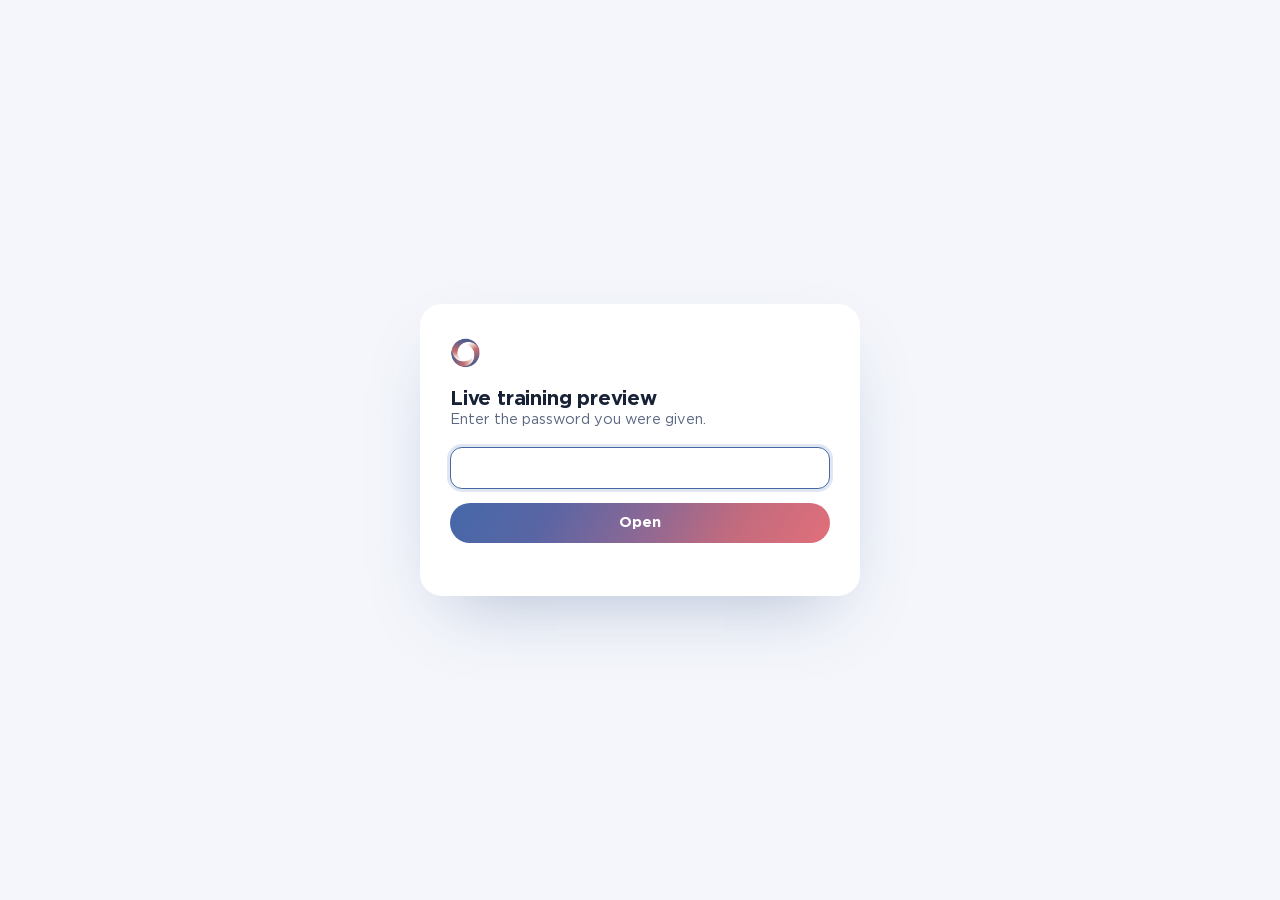
<file: index.html>
<!doctype html>
<html lang="en"><head><meta charset="utf-8"><meta name="viewport" content="width=device-width, initial-scale=1">
<title>Efferon · Live training preview</title>
<style>
  @font-face{font-family:"Gotham Pro";src:url("assets/gothampro.ttf") format("truetype");font-weight:400}
  @font-face{font-family:"Gotham Pro";src:url("assets/gothampro_bold.ttf") format("truetype");font-weight:700}
  body{margin:0;min-height:100vh;display:flex;align-items:center;justify-content:center;background:#f4f6fb;font-family:"Gotham Pro",-apple-system,BlinkMacSystemFont,"Segoe UI",Arial,sans-serif;color:#182236}
  [hidden]{display:none!important}
  #gate{width:min(380px,calc(100% - 32px));background:#fff;border-radius:22px;padding:34px 30px 30px;box-shadow:0 30px 70px -30px rgba(44,74,133,.35)}
  #gate img{height:30px;display:block;margin-bottom:22px}
  #gate h1{font-size:20px;margin:0 0 4px;letter-spacing:-.01em}#gate p{margin:0 0 20px;color:#5a6780;font-size:14.5px}
  #gate input{width:100%;box-sizing:border-box;font:inherit;font-size:16px;border:1px solid rgba(20,27,41,.16);border-radius:12px;padding:12px 14px;outline:0}
  #gate input:focus{border-color:#4568a9;box-shadow:0 0 0 3px rgba(69,104,169,.16)}
  #gate button{margin-top:14px;width:100%;font:inherit;font-weight:700;font-size:15px;color:#fff;border:0;border-radius:999px;padding:13px;cursor:pointer;
    background:linear-gradient(120deg,#4568a9,#5a65a4 26%,#896896 50%,#c26b7e 74%,#e16f7a)}
  #gate .err{color:#c9505f;font-size:13.5px;margin-top:10px;min-height:1em}
  #locked{color:#5a6780;font-size:14px}
</style></head><body>
<form id="gate" hidden autocomplete="off"><img src="assets/efferon-mark.png" alt="Efferon"><h1>Live training preview</h1><p>Enter the password you were given.</p>
<input id="pw" type="password" autocomplete="current-password" aria-label="Password" autofocus><button type="submit">Open</button><div class="err" id="err" role="alert"></div></form>
<div id="locked" hidden>Locked.</div>
<script>
var ENV = {"iter": 200000, "salt": "jDi8ABu0yjt4J4pmG67O4A==", "iv": "icy7CnHv66sJaBbr", "data": "CHHgRZPneuqzhAX/vjXoUnxO0dcBkFTIBLrGJSi7pJXuGcjao4Aw7Guc17gVI0BHOAdyCI8PyFWk7rKiI4Ms2QwAva3ku1MVUlwn4W66DhAOBTyRiSnGcJPyQhD4KmCvGhdBL2Gl6/KG+3vyKpElPyRCNdRXujU9NasZiZ6hKFvAfPX+yDO2uUhj21IsSEWjSIBhXUW0YTzRtyDk+xjbkbndjosF55sbnjbUjaPcDfj2ZqN9cqjRPVax8/jbbzNgQXh81kPv0ole3biGZqx26nOWZAh29ED8MC0FqysPxAk9109E8rbTxYI9Bk8KNLEGpYnFFKqAVEDJ6DZc7C9LxjdfkFX+GAz9ilCWtkbV0OSKfhXCLNRa9/pvrUsc8Zs89DkrsRRrfzUx8TC++YI1cdCLaAiYWvDc7FHj6HD6kN2DWl1Bp4D4sZ+DackuPxnO5PKYLEsh3NCsrTNY6j/JTsUwR0+LKJTXTCbcReR/nKF4Qo5o+8ToH//nsWR6wQQeIsvpF5zD6y86UmO5472A/2LtF0cCpQQZedxZbRcIklYilvBoxjszY/GLv5jE5GBvlDJ3vSDVF3N6l4PVBQn3dIRdfudfiEUnFGCi74p2mH14/ZmmwVKYaYbOSWjj2R7ceNTUnDaZcpOa2ZQUzSfo99qGHCbYBWZN1BhEMQXqU/oKSFcaEMY2b+whMgwBPct3Oee2+pPTjv1JjpiJpVutfxVGLANByaNWlxMG9E/K9q2/vQeM60buTJP42KMiKEe93Pvk8o2L+zjrUnSR4qLbyAcN/Ddo1MJTGI3eTCQXud1yTB6aEA0cOnCnF2ZYHi6ZlhD4WOt3UChE2ahJhmIY17jdkbAW+aPzhdlaUYHUED3M6BVX/+SQfj/War5SpLLOGK4RNvKqoAd/uJ5frdKrIgKMP2UsxljGgJCeuUo00HAiExM7pwzA3Gg6p61SPMlVJIAq5OouVkWmwJdRS2fGnOleYpE7RrFuxmULf+kHWl7fz8j5+xA26dG+aaqwYX0iBjxSromr0/uDhZ1ka4xAysj+VpMLRhFD/oS4cZGcSj/QGK60YJW1JF4Jw3NI/fS/+vnhMZxAh1goQDjNbIEW0IiHscxcb+4pGAt+A8l6bNbJL66zIcAIbp/qIJR3pFYcvvgBrzjwog0MVkUCZvimlwQd2xVeu8YSsRdWQxfHQD3LGzJeZ+uE5seMoYGLI1oskzmLCnS5vAcDoSUsS4TXVQkuXRUUGyzUTwE7PaC+TXazKqEcrDpBue5MBsiPc94oUoVXVwSvwcbMenFJUM/slWbP6tung3Xz+o5u4ON7q8jGYN6mWJgK53MEN4/sMmfhZPBfKlUA+xQG6aA9Qv0J7n0Kj+2UIlZYxhwv1UCXgIwSSLNywGox9QjTPkMEaPdPuu/WOvpLJsCGk3tcdc+edsBQhZzT+jh3EmxOsYoVLW1MzzVHC1rSRN6eTuiQt/mGI7U5E+7IJOmFtb23UcT3XGH55eHvLHM1IJYaEF0UWVGM1jIThM1tvgWhALIHkXAD4wl53ca0yeYcQfa7cULmsxnlcKQj6/XZc7QZlnITE7gGWwBOxrio6i2BpQdmw1aiOqUEDEm3GXn6KvfdqJsnJVZUuezBezZp3KGEtDXFPgAn8xbT3yiYPlks/HGxITjFRACaXfORqWf2ulL/z/BOJCWrD39A7IL7A77N/p2DSw3EUkU5z6twoqr0QIqENcat1Q+5os1UZOQR3f5uikiOIrn/fEUDerw2KZJ2k4f3AyeQxeTJqhkpXfmw/uYD4rq/3nd/Co/iS/z5cQz2cC1wyo41gIcxWs6Y3/[base64]/CZU1ZRiMj9xXtCJrZITGHY6aUjUxAhCr9JBmg/snAkLgj3au4ffxk1LNUZKIBrWt4NqTBpjJfqXO071x5bAhrkGCAmmT74B6F6PjUuUGspRfZ29aj6aWHSERxwJpbQKLE2bUTQ7DqoAymDeJ1uXIBjaXbQv/vos0sMQLjTm+3G0Ct9IR/l/PqC//nJ1W0VDH4m/cL3/2y/+gQ7G9Wk5tJxiVf6X6arjg6B2+LJwjLYXscKC+wig8xjD/PWvKZb3ALEZsJcjbrhHCoEiF5ZrzjkHSTRGsNvGbwwrQ1fO8bHvXBtH4NZ4OamNia+4Romzbiksfonh728lU4c9I2Z3knIt+dCJfYsLxICJczUuLg7dk2uy/fqlKqCDzhxjE6cYeDoFeZHEqrjGGzZbD4VZ4RaFbzLKMV2SDIv9ghUfeI2yRyKItDYSlGLTade1QE14JYnacXTpQcJ+CLL0ayEYvQmtb6BMV4axhItPBAuABlegOiNwzMz6pzXHgViG4xZPSBcb9E7qGZH17J4s078x9d20nENoKR7Y0NeJbUbrLSZHYfDCU+/2NhifF5aNXDzz/2YqPPDF/MHkDzvxg7lnLW75KqvVFEIXHibR0+shAKYfoS1875Bu+WaCkAu8GnRI/KvXr/tmGmvWdppLwjlOeB37rJglmNuAI2QBl9e29znnBqfpepPgYTO5Y2Wv0EEC86nPMRwJlxfM5Ae7V3uCR+jyPyOrsk19XGUw198SueEFQk0C9pH7WJOJ/qLAW5RRB/J4jV25BMMFXjJWT5C1UNZ/OvQN8TlN5fV8JgKWmrSAJ13+XHpd96bgSKOIy3pnGxRYlu+BLFLepWnVI7ZYJUhpJVduGnM2NrfRJ5TANQzZLffN8EhKs3yFGmehXFqeqNebj9+F6vtyhqH/Sj0TByAQ8goy4yozh3FTa2MY9ZeYMNBd3xzBGF1+lO2tJ4MIYct2sSI3EsZMlpAmjuY72W5+6JxU3HfjBP2D2qlE92IOqPLKnPdUMf+Xob4YPLUQCZgTmAYz6B/ka+wFGPHEGFKp9C/LGo3njTcdT67VW/IuGW3HZy3vI3ENomqKPh1lZm49gER2wzTm4nkbuwaCGnLJX/nbitVA8GuEdm5xdolSSde4R1GP52S6L/sOEoEsTova/DtNITSZ/CshPu9+vCGWo0dap4a8ZfS6KtGKXqbkBWiPBsR2C/d4gF77O5tR/C9tRU6WCs6xSWQKw0DVRBR8ZiuRGP5aVuV2rG6Y/vFgvtCQHvWIydSoYSJzcwjMRFK1JvQlOl5EuT0VChF1Pmg7RNFS2MySlQXJrCxYhXaufUzOrXCRvwvTArfj8dXLTYwaPH9XESzCp7XV/0J5YIWcL86O58cFqlQhBlQlRiDz03bTOujWXTtpRQ7HuntQfWmpNnVDsmeSJh3/3LCLfggBMjpEO+qZEnfL5eVTuluj+XbHVCPfkgDBVbGCeMrS4AhRbd6mDrxjpxvmEtFEpJr0TR94dgIU/X7+fRI7taPjfgKxV8RVAPdp7/RsXHgu0tiVxuVgQO1QDJNW+ApMFBTiddF/sS+fqHY5HWRGRgZYV4JpjhDR7Czk5ky+FpBXZuHwM2QM/abETUAHp0t6/82/+SZYVGrvTUFYLD4IYiS0zt5bOz0G+58HzHAHcsucspf+aI+UEzAosQNYgBctznPMm7gU1iCOndesocGPNTtOBvpue0U2uy48b8ioF4oqkPNN3eUqlGi4rPcifnRrkbtsRl2BmEcM31crrh26JLViX/RYVr8x7oJT+Wj+cS6xv+tjGO5ik5fm9vmFjLX4dxZYCqsHMvDx95qUYQp/++7QwMIdw4xNBB8WXecbMWcan1zvcP9tt5Qu2mh/DkRhIOGlnfrcX99cgm82f5Qw5dRzuepCeT3GqoMQy00nxmWXI8EBrtHpK5oORP0GuP5qufOK+DwWn1J1Gn6/MYIyYyNqtzWT22G78l1T4rD9k7DthvSal3zepPzWf9TliL5W4bWmyZ69a17VfXa9LlveIBRoU4WkhcQplp+Hm8obKJYrBMW7HaDoPBsoE0ZoiphConopgKAx+2h2dK6l62XVKmBaW77VH2Vr4ZmesrqGI5JRtjZZvQ6nCaBfgImbyIToWYuf9+Yf3Fu/6ZPWCBwLtPKGOCEgaGdl+AwDqFG3SUDc96pZ1bua1i1cTPDYJizbjdmc/fQqkl4uEpSphsfx5DtZYC6/b42u7r/NR+vWC+ZNsIe1voeuwOcqykE3A0qBsHE6GG6YsX0/E7/j2eTJicI1NfTjxLb8sWxjHGvi+LwktAxMPvwlbYPkTI7WvUyjTNzUYxk+qQymQMPpcwbIxWxWGRb3gkZhYgZdoFYmj7+kk89z6gW0zP0HezQ4Z7r6T70nbfqABJirg+/E6I5KwlxkOep2zYZWjsv8jZqqkmjuv6fIZvR4M4ZT0hhJWtbsOLPKXXaL2yKP2OMn5bkmrlLs30V25tScdZumx/hYSrWARXcxZwLo9Dx5EVQPXMJzxUHOqODNZEo/c1SKPc4CgqmO4Cyx5Lvo8FD/ueK1xkN26J0Def1VjyUc5K9S65s2ZqHsZhk9aWiWGe8183+hjSoC/u1hAmWCxuCpHMVn4y7fWICZwOLZiogxKIsQ0+kWzAcPdrmFwi2sH3mxDB7ADL5AVwYrdr7Wzh0sFaOVVdvWW8URMJDwN0VffsGZlz7NEUqs48l+2/7VhBAlNZHLc1QZ+1qWYkqkH+aUjETsES6ZjxVsu/zeK06eHI966193XzbxSvoolSTrj8PlNXTs1vZjHvZ761yqV/jN8iFQ3dU/h2qXnk1/31uASamqHU1LZQlxAp1MgZapF2EysSwhoOg9qwLo3rVYf8fn45UZ2q7HppKQJwTe73PlHjbRocc8qCXgzMgYWzgYNuLuqNCt0tLJiZhxpOKqkwZhmhK7Q3+d80SqKFR9ageCdDStLHVzxKWxpYQQaSduRP8DZVarrkYu7OfkxB2uuOrqp5jwBpXP5dzsY/buJVFy4CoJWAqfmML4cAoBCDcdL2Xs9b/qCBZsV9CFJcE7j5CBGzwcMeD9ZByb9skrks/kZLrxm1eZF0YmEU11I9+YFxsw+rpTLO6mTx+VwLsKQKacSIq5kkYk6svo30DBl2Ea9FFsvByZghYhJiA2HFVQFw7YRn4suX1z8BAvvCcooMwY1nZG2fJrYtHMG432pvfvSe/1vSzJlIpoAFUk9wkfe16Q+eiWh+na0Q1RW+BRWXEbOJ9h7EjVbfQImHi1wbGZMnCcuy2x6l1n9E+O1qp5EseRg0UyCShtkKY35wfxUlfoJ/fX7dMcF0OdjYjtWHR4ugXD/fcUbb9RhO7eCzkL3Z5SeDrEaGjRtbZm5QQTwIK6XC9MCjsCzjeBkCrSOJsTgpTxt4LHSB0AdM7/qlXZEr4CI6QBfd9RDrV0taFEKrTpaZKoISiHMN9DYai117HGc1KOO8kH48s9LCGytt61LlfEi9Zq87EGdR3DUVeuZjBWqnlaP0RKiZPbdWqp7MDXAWFqNm2UBai/yc9B9krFehPQn/mifVm0Me/s2R66N1OU76azdLP/NwjXCpRNA3rpE9Nn+ySgRIlEfArLdyHxEmSe5y/529/o1JCNlS1ezMxE3JBGzQc+JtzsuqxwEdL3QifC8jPBmsXSel8OfZIStDuMvVf5e8yEQfHkL7tr1K9L5u7bPMY9SBrGXL/i6KYY/47V8MLHyL8PIhfptnoAc4fSCvOgV+/DBTcdZE5KA3UNw2FzAZuaB2lAPEwMkK1UPaEBwnLxyPP83PM+2pr0W5wwVyIA3zrQcJTW7gqlyDEX3jEh/TM8nrIeHgkhM5Db8TEkn9iikyYy/xx32zhyp2EAuUfCFZAov67YaObjVn1wqDq+aukr9jjXs2vtGT9rvco+lo+cgem4dQF/9ALgmmDNuq5sdTZ34yRPCge7hbG482s9ZoaXNZ0/cGFVIQ1Xsft7jIB3c/TdjXIA4Gi1kHSMsJtFHlVABt6giXhIRwb8nQ8ilwevsQzYFIQnURy23Ms+NeADspoUumwBO3hsThHnaOX5V9yfykyvCIpO6tjjSk/MWGA0E4qrbFFj3uTAXDi0WbrcMnmEk9KUu9YKuKduvwcZtfNpaKnFMxp+hFRvhyE8XewvOBtdiokO4V1Jw3UH/HAIHkv1BbTZSJfUhw7kot68P0AWNM+mO5vYMxCBfUrr/r9j8APQ2wfMqVEMJ7Kh/X4/VBOCHNrHwf0MVvZkptKdNQaIcxvbJGbOgtEb65xTzVCj9uydrD1sCQJW1p6WqDVSpwJhEVElfG/JEgz55w+xxwJ5YfTTbcwi0LnxinDjWneh7Ncx/KEjsoLJ6MOnPW2jgSRnKZbAzAtcIQC5MQCEMtNsOYORn7kvg+6gzHaAF0nQdEsuHH9mTCfIU9sjyd6HjBJKOUfELN+npneVupxIyK3gsCCHrWGXBRrQWZxl0bdvt7ev/8kB/gya/XPp1cVytemLi83F4KzB6nl9CAke/5V2cWIl0N6rAdpWrS+gkcqirEmEJ265KCWLOlKltUxIS6JqfS5HuybQU6I9tlBcAcKRvGJlmMLNOg83JrD+5h02x/2hOG+mFpDQB8aApTjnZZ1WwxhGCE5npe/JpaHJ9I79Cp//7GHm9zjsE+R1qBXgHlRRB9XaQszCXqq9UyQYO3TdjON+0zsjiDR/+hamUArUHv0FXWLUYRxuaUvZkAG2zSSe5aQZwj6LkYVxs77rijwClamDkyQVixTI0EbiR0TOXNxxv8xFduCh/r2ZBMqh30D6d6NjueKlVJU7z1eoagzmnfkAKIi4i+TjNlq9EMthhVA1fsAbJaMfhN5wzmVmJDhqqa+xIbpYpkbk5N2MwjxB6U/CZJiXFHgGAnCqwtYZHGW2c6bTFvBD/VG5aqZfDaaoe90MFqCpPfJpgE0lC5ysmM9nb4JQrCgpGUzBOxgmBo4PRUsy6WIRuo/DGQsHfTLuo1U81FIET5oMwXJ1QZk52T+u1pD5hZLbVR8ZKLTVggAug+jjBcNwni5UmofYC1h1p/tSE390a9nNKLIcPA2Ko5jg78T9ovZwVfqzHyV4c1I/bS0LzQ7vZhHndQfWkDm5qwlK4lsUBa3Qw50rEpPwlWM7iiJaYxcbiH0IBmSTOcxuckY0wJexOxRqCvLSsZiCUsXtQla2ZRy0aOKZHNxOxECcNYkesWbvHFTpWaeQiYD6jheqw+B+XHQoJB+asr4Fk26g6EAr8fmX/muBfQhbUc/m6J2QX8hgCkDVWaVpI5jTE2FraTSr7IbiYfb0U0xNXaojAg8fcWI9XXokmMR+b10cPnwnEsisO+n5/WrBpAScjPJ1ONIeDzz1ZOuWAo5+f6MtWwEtSqOZvEkesPf/0+X1XLKfbxlavMXPVthi9O4SIkhj51BKgLlvIa4UgIypQcuSNtQOIrjWRvsiArZr8sQknyOtvAYvgMM5GI2scblLBj6QGNAw9uC3HbjE2c1JHxUcmoyy7EPYY7ZVAdodsrSfST2mDpk9GfTxAxfLCD6j/eq99yUawOA4BsUsFtAHJhj00mGNQonxCSbgoIQyUQ+2x6LdjkEkAmHre/pX/DmIQUEceAx5Lf6xW1iCM9b2u1/l1s/A407cmFsWBhzi/IvDgR9y2Sk/ncDrsky0mdcdLakBtQ1YQEG+nL7Kx376r+jBc7K7tOlnHCKX4JcFu5jWxEv3IApFB8sk2XZjTNMlsfeXRJo5bxgSk6nvDIjewga69whasxBGm0yNgptGUNrR21pMmBuiv/VptnebRZoNtmNrgsWx2AyqazQTnGge2z0uIZ5QzdS5AJzCxYGyoeCrHJAfkPfd+CNgZ/CqGPRBbMEdKHxeUeiv0OZS6jv16SDSDzfh8UFzb/2FkTKOjj9CHm7u4N+Z6sy7XIsND38E8QPyjVkfNnJ3a5DR+hAUv6pGHprTtI1C/YxOytIxV7QN4a8w9cHEz8GHWzyQZhrh5z3ETmgJ8G/dBF3VY2Aatcdzs3aFZzfGsrQEPvkGTch3TIenVi1TKtDI0U9llD/hrA5h82mzRuRS/dk8/6SHo+ZfS3LbW2+h44cv/qcKk60ALI1VbGzKbIWq2Eg2DSpcVu0o9Ij/B42sJovPaUIdHbRj05XC1BFwZU1U40kXd6eY76Ne6FpbsQ3ym5X2Drx4s/[base64]/zjoOs9fgQSC62L3+0TTwzqDVrM8iSvUU8Dt1fh2AQg4n8yNpr3Jaj53BRFeg3FCvEtQ+NOXk49vAG0EwF3yXZS1vI+peNxYAxcBvHZvHpGeVH+MopSSFNAqC1A6/L/Vxd1kVfxmWrrTiaQyfdVbHJOYNS6vL7g6vIgFzE+j5fpfC1KJqluC06EWsKdwVrx4gbUPPph3ZV6JcdCkE4huLsWwypz3JNybhaKSCJdw1+ImLEyerG2r11uN4wMXXFpfA5wJDNNjyU+mUikryY1BrC0AN/Tvh1csbbD5Pyolbvv74iR99JbZ6+roV59OPtBr8s5W/64MA4WG0BKODas7VS+Q1IRdi+khFRptoRtBNM5xHi70CiDaPIgIcbDn3OHQU4YmsiMLMy+SekYVByCUCsauLUdvBdEgqOEFMeNoiRGRqcjsZAzmV9CwqcCORLR11F7J6DQAkX8ImEsKK2QwTQbH/+cH78XHwl1+HAhHULbcw3+9EIHHfxBofzJtTam5ZhzZMViiRCdy9U0gEP4KqyWY5twP6vXfiWZpdH/0WRunYX6NPtUEXSV77PxB1PI6ikLjPAY7bnLTcdL9cl3oDh+BJsuAkZ1Wy0MF/H0YRDroay/0ENEKJi1XsQmlPOWRyRFJ19jItoifb5MhDT6h1S/XjQggcr++o/+H+o+UWlcKNZocVQnktgTW/9fRgosU6G4qypwSlt5XSf9n8UeiObAo5lA7p4rKPUy0L6xUHbJvk6W3CprHAl0UM+GAIFdu3yyzOsDMNo3Q1b/wMws+H+oRTGGx0tIwaCLJEjtlQBwEguFEc+7ayHZAQt+wIHZXeCXaFuLgnpQBX18+gcVjSvWHvjTm+0xHK0kGuR3SS2SSCWnWbaPrgpqpKycDGt96fejdnGDGQ/n/9vlALJUj+sQmi0CfXgYOu7UoP9HCQAqUd4B5AMNQW1tKFkvEWRpeNmZg9+rpLOW2oPNGI97FIbws+v//bRycOA7wcH0ObPjUS5xFDTdnaUBfmAdSTCDL+IhnbNrs+fD8oROKVboHkVQp+IxG8EWz8ktLPDw4KFYntydieSQ0ZvRV4h/FM5uuoOIKNj13EtW76L6NE99lKjjKoWxVemvBWcB7Uliw3vfawxX4TehF0Uv2OqmXWfH+n0GS7YMtbsrYstb5dOIauhi5ddhcOr0Ku9vFWUzMUmXByc3pRpc6a8Xbijq2CbfVa5uEhgZ8bd9j26IW0rmlkyJKJ0PKz91jav538/pjBg4l2pR5jK8pEkpXAIc6acsHxQp/fvSWKBM++STojPZiHlWpWM5cmTA8FbuYry2x3cOoK1gq2rBRcGF2EmvCjz1E7z2rVRKVSwLHBoR6Wd2LOJ5ujC539q0riXa071UEbtEtN4BccGh1Y+viA8zksxTA0N+ueiJLVIP78x3qIeR5/Sh272iuAAg5u+H2pgYJPnv8NzkgO+ySH/9KCBV2W6Eoaq0m8hZL/ULRpr+DXcO4y77As4MMCs4xJEBQf/G/VOClI1LSSxjZli6rHcLO4nsqHYkviQQRB79wuz8FikTFOxhmq3uQaYXU0TSFK6K3WZOi9khAWnznwFlmaWQMD3bC1R6G0Rpja/9bEB1Ijs6uOM9eiSXxpa1//jdkzlRCi2i/BL1MmZaKeUO+s/2VhOkwuqzLlq6DRGqF4UqHP/1lveqwZlI4jf0AGl6ucVdMiNORUJfu3t8D3jXVqabwaU5mTK3BxLyAwIfNVuEJ2fL4w8fL4qr2ks4Ok5Ssvsf7nSTKESEqzKIWcZRZfEQGGZhE2oMCGcYBkQ1+RYqb9cZnSIVa+V8A0WOZ3NlF33H9Enr4tyjw5LEyFtm38KTFdjOv8/Jeg3z0/[base64]/XXh1GCZKbrU6iIpUXJc74uFpracjWRofoM0nmzz01sD1BMgvw9m6TuXYA2PQEyLj1Qfr/4Hh8bonJmCbXb+HQHL+n2Mo/rio2bYCL4qpn7o3+iOSqE2oUKx3d9r+BZKAEZfXchcoYuxCHVKyZBw/Y/Z3j61VmRglAlCg0leusqEga6X6G6KIGfHlNVWlH4Gi5bwfvyj4zSSL6h4xSW31pGibI8kqHUqmhzEmdZw8DUvSnOy881xigntrSd82QC1bW/vpONSoMLO6gUlzIv9XxmcjGx/3NzBlJSuv7K3mAoiL/Ew6Urxwii6KIplwWc4rpPRXoDYj8NhiGZPYBJNoHYw/hIfDIxJmmo3ZBWA47+TaXzh32yfE/yHaR2bPho+2p9oaZU/C/kYtV64p09Ao5yZUEcYcjS52VCaxNQJrayiwFryO7vPR4BpibU0iPAfTxFGbPT2Epg2sBnS+K/RDQa2r6UiNlCMIY8K0n1XnUGuZX7rBrvNSxJC/[base64]/36yuL3JKNmE757NJAhZmWrgZ+uF4KaFdWPssl9kIXgeZulEqMCzhvV+fiYepwN/v7HtgmmJyInJEI+zVNHsq1pgsB0NrJ2IFEQGk1bLNeDYq6wccrInZ36pnvlwUyopu0t3NW2Psupec9MphwX9FbwR4NaGXn+0rceRep+5ALL3VxQKDp/aNWvs60dsuWquPaEm7zd6RQG+jHkEfS6DEQuPIzfQ/V0C9BY4Xn1g0sDsp3fFDzvARepzChtrzFVfodoP4RQgRvmxt9YzbxIvdm9n0Vd9edDfpobeW8j+6aN/gVw5BeiTAEIktjEDXeJtDVRJPf1Z46iuH04Grqt5YM7p+OoM38wLmtbvaCzVixnDWu1ozCVSbQ0NRwDBO1jG5QCCk611CMEtP6OSIPX4eBoLO5xZvKCoBVuw3a4hzoT/WwtpBUfi4758m2uodrJMwvzonCTmNArnTvJGwvmxmHAA79xOU7rWtqj6FfY2OQUz0RjVaE6OjyWNxqzW3vheL5xoD6H+BbVhbkbtXQHedCUTlMQyYak/yw6zpNVmjtNCf6XLsvSKt5loY4KwPw7XiSig9iQXWIt8Wn0RI6I/OBqFhiHJBHRW09j7abTtK7FdfLWSJ09Zvs+IY5D2OxKs96jRz98Vzq9kRucT9fbYVboWvvU5oLAu9xP/4ELoQULjufFbL95UDVtGG/o0Nh1aA5aDZKo5yeV2cV494QGl0HWsXmkpnVwomfRTFRrVh/rJbr8qT44dYikuRm6FesyZyARZc4P/umjk0v0iszuUVpEZNxPjfxRWth4gMU/TFZeOUbPH6VBDUOo1IM3Oj086t2gYmQhLvmnpxKtPhkbzla7IW7Id19vW9ikfhSVmxxqUPvIG9v2eFQyyWWFW0+YNq2AsOhsnR70Yuh+hMYfpTpxMTHE90EZh8zr/uVqCNZhJjon4kdDYGTPvbDJWQmlB69KamduC9KJGYYtx6eSAVuAZblIm/zoyV8f/0fGA/q+FhHBUbnlFIisnzZ+Qe0Fc9qDfrr7ytAZpJoOFc0tCB/Dof60DRMO08KVDnjxzwj6QUZVjqwnZzRSY84PHLppuxXyAKoU0fWMMIt6xjf4gYD/jNMqP+COtU8V0G3qimWFtRRhGpGyQhLkhX8iWJlrR9xdu0U1obUzmSV9o3bn4wfsBAK3920Ak0T+7uB7b5098E5F2B83TEmDiPKMEWOCF2oPgol2cuuFAn48JlnX9rRNJnOCLDJlZ1/GogjvYakh78J2RBfLGClfTNPpBWnmUQu38zITNtIahA4md1U0Ez8kSD0MPe3hdwQ8Qk+271Mp0112mFrhz0bv6Dr9n8ILReFLB7a1TDbDfYsuFN/S6l9PLRWrN479TnmcQw09ZQTw+Q3j9Io/JpBQs0ivnjIrUUj9ruH9sEg309r/yehJQcxegGMXlJvlIDEvls1mf7C3IDX2Y3BeNXsO3nleuVglqWlC+o0pYOQuUN25dOd5tdLt/gC6AsTfol2S89OzTBfQJC0q1YXLqp+ZxZEBGagZg4b2pYBt3Br4g96Dbku6MrSJlobJ95ZoLNKmv2xPlHRYwnJ49ZLRpGnh7viZG5/oUyci08nbv2Ox8nYMWvc17h2Y0sE6SmIXsr5k6jOFhATnx/vc+JPXPBa8/aoHz/Jp0OgAi5r6V/A2cLVDvjMZmXT5OPjofKWZawLaf2vNNgbFyBMV5OQUwq1XJM76cPeDpuMZQrdbOhP8iSYJGLZR/2ylpuRZB5Cl6hOsDSnHIhv60sEebZHSLZP2dfEtjAgG5SHdUPkvUGlc8rKln6ouyWjLiX9XOlZ4AA9nL29/aSzN88J1uYlCxcgjvxC9+u11fh8XNrSuvXL0R1I5FcEIiP/FF564DU3CiGV5BB2nurfRy2CC2UZFHWZSPO5kPvHoJA7OTllN6k4Xdft7DxYvA3S1+rBzn2xVwaulQUk7a0cdQzf4c01XEWRJUUnHxK3V5Knu8NT1gcg8JLOyhcZVVqGwZ35DcZ7o1SMwAj9QIbv6WImGU7bpT+uYms/dLvnazxGN+UjS+5VSIwMPIOGNynIT8fM4y/qpaOoq90YjcO3I2v798C41VmiyIoPZJrIe0f5rCs97bf6dCrH2onFH9fxkcMf2wAbfWJinI8CZ0FqxZe2sMeZnWep2et1cfk9fjEm2oreflyVSGlW3yzqkRNqVcEfrFFBMin/uxmzByX6Abz8yMv8pYnamQzL+AwB72cQ0qT7rz4DJmMAS2rEo2V3PqitYgLQ9vf1pa+WsjqOmTg84iAEOhhI/IgS+QK6EYFfBPd7ZwdNF27P8FwaxBWyC8q+aAC3WlGlaT+Q3AaVk7mwaprP2P59PNUja20VJNIwysFfZ2Qu5R6o6O9+lWebK9VHUfcxDb52maDH+7pPZg08l7yEOJdLHgz5GHG8C3Xoefldha/2Fy4oe7tKaaNrAEWvkgFifXHXFrrB+Tpx8Qv12hecB5anwsFU2w3RxLuWEItzWiMEug3Vz1p1GV166AevUDXXH6sZenU0SSbQ4aroDAfozCFq3+9Wz/lq7BKF1rQc5Y5vEGdtult4t0wv4znaB/bb1tKRTQnL4NiSSZIAhtMNr5CuZh5wzIdBeFO4A+ktcjpErSxxjDgJK0wqsRGgvD07c4nT4Tk3O5MTjVfWKzahU8g1vqv4vOBMY5Ehqd3W/wWLsMDSr7cHOpMesq+dxgj7KRote5/OyyXZNrRCr4tA6UpYv2AMwv17+sQBL6ipcEQskteHujgSjjhY+K9v/iQlxNNyzZH5gYNDJNE/dJIYCHVPkaC1y4l8cZuK5lWSejQF/Pal2q5YEZTr7Iv32lcJakdyO9ZeTCyluzlu//tFGQ62bvLTl/KlZoXyhU2NhRgQlb2tht69AOA86E66PgLbPsR0n16alZPweXx5y1fbIxK1+lBe9GeqzDlv9FQ2n7uDvxjYtFIxqvOtCw2oBEqmzOLEkVS2aU1Zb6wHQBS/jrAModhGa0SOcw6vO9gfE/GhzmZQgk9Ku2Aam++qmJq+EfWT6jiuzM52zneWAT2HXo5sECQpCLwHjN7iKYykFDB4XKiIwJEBYSqNnl8lvXJpvZnWUYP54o8Rr/nwbZr3Y3boYEiIE87rlPlzPniqFsHy2MCqgRoxsdGZuHemk0gPZbG8PJoYU/xroh/ujZXV68aPFGoS3+1cwvPbQQdjz9ZX93NO9rFN1zazSFUHoj75AQ7fHTEBt1KAC1gCw3B2iIjtzkbH4v9RNMadzg9vYsOlVDk2xZoQ/v1E74jaakdxKrhCs5+91zi4ZFh8k5ekTYAV2gJusNT9dNVnXAArTmPVfvTfEzarO98DC5NQl4gYZJ7rjUJAa9d+OSoPwzKHMimPIreXSlN6Pyk+bigwvpAhJOQ6cmB+IcCNTiT3pvn8AOBRuVYzgKZbiFyX3/tRZO4RFiSlAT/h5PrdccuwhL7tcCAWK8opbJHS90ZYg9KEMp3qraFi8MeG+XsMVweOMd6zUS5Li23qT2zBbDhebYrQxW67/cMT1zevQS1sQNjpEjgTAxAYucBlvEGdSTWFJwX7ztymaDxtR6o4UdayL7N1fhyoLh2sFqSM/7jdyrG9Csq1bFILnkYLfNv1qFUi77M49thPFCp9NV1l8rlv3TLrVETrXA6Tsbq5/NkJuuO/kUBVARF9E58N9Ll5dLHgotHDb3yRQ3bNfE5d1AjmrEEuR4CsrRD6PvcLLFD3QEmG91vRDtZx6+OgSU2lISLv6yEeuKTRXe3tJyPfXLxBrOyJez/Zsw4Nk+X0ktK5r9XWzbk1dxuVqxkwdIwbgrVyMgK5T6+zJE9wo7VTcsy4l/JEGAcVe0pfA6XJwmrC2Dvb37Ww+RuR1Bhp3VRzJL47/szR38WdNwrS5cRUUsJVFBIfdDtxrUL65r22dXujF2/vDiswuPI31UEsclHXmCLftINGJE2q0Cdb9zy9P1M8jThoMsNhBcG2dGKg+axuC6jv9lDv3q3OJxmDALbvO2ijuKRRn9WdVpLVJLP8hwXAEEhkoSOcnwkm9pg/ZpJcfHlIJxBwSitsM1/ZFGAlW11fSQvZ0kJfSNQdoEmLpWLoov0uktGr8u1wf/2voknLMdrIrugQgdCyMYTKHXHg6Gi1OTbV/29UjAxW7EKvxLuHHtq9ohaBbeBxR5oEvjaK4kxZrxh0ztlUZ3xXBe7RBfdFzzciCNfzos8t9tj8SpSCmPyGrCZll9v4gJ0hZhyt5d9Jvw63o+lKBfoaU7TS2qwSBobzaqWKX9okxuBEZH6PHC5yS0Fs/LwQgKlckpHbvGkstxxjf+w+8Jpt6CiL8/dpdz4ts96HS/87MLOA01eODbvSBaj/cDN8hB7iexg7o+NwOkE0c0mNH/9APNxSR8iouoXdS5Tl6L6XS8U4+GLQ/Vu+gUceG9CbmnWZuHfFXfPGoR5AFKXElsTfbzIkhEaLgn/QOv3+9U1RcpdacmwKjNiHRbOKe5rvs/rEH3JOAf7O8W7oBbV8UmN/UnmlQfSTd3Wg4sdkFb+/21YIkrVQl6XOj3vkgh97c8/aHh0orPPDtLhImE17TVp15xPXVt/[base64]/nrUDbVRflS3cjpZDB7dB65SHVqr0WKx4fuYck/j8jBKDfblAA50EO3KIvOjVmOzhn/nP/rTGPWNc7pkGEQLfVQF31f+OY1sMPARX5+giOYNObbotff8V4BiwPElzh2lw03R3z4rg+t2QQ2pjCM3RebBaOxpn2IQAraoNZyBuZWM4xffDOiUZirqJKZ4m4AuXO54Ed7fAO9xryRbQD+qEtySEEnT2EqFWj/HvaTpVr9IV+o4UHolMblw7V8hygwpg9a6HuhBG9h6vLxY38XQSLjivelntFNyUpzgah0jbAw0Fj7bhyMhWcvwFGgxyFvITReLa8mm9VAsVRz4ND+n+qxJ0MrizL0Gkszj4T1DCFOU5d5JI1YBxQE6yBf/gFunmoDKbXLNuCda+YwsiUkQhhV3EzAvDSnMAuBl3ExFyBU0ytyFualsAorU7lMBI0i9fDYugKI2lXlk94CACzZlU11tdXwTFgagzqOByGsKvxuJarkrVGsolA4T9scnE7i+TihuF60i2hBPE/iovUmIUeJL4zvf3+4n7fohGJnZyz6dbwP4Br0J076XYSUGrRo8d24W/V8m2zKYfCWam7nq6Hi+0tTI/I7hyQv5OJ7AgQc0G9pjg4vE1TXZMdaaMyAerKKbTKU70jpCTed8zwprG0hav1x+0R50YnrJiKbGjyVOrt2C6GTczZCLy6K2Crjn8NJgZk5xjLrLXLfaw5zlOxm/LapdqJv24Hvl/[base64]/TXcKFtld85jnzX7hkDLsE/bPooRbJzvPb1TO0DiFDjfBJ4rlp46MBCKNChhGmAyrvODsUHWr4+W4ynJ6AvJ7rykRA9obi/i60kcE8yPnuSUePaezA50VBRR6qyzv7sQEWVJWRGsPwYe7l+3Qs937EmUOwtOsnRK5zlsqUSKCYj5XH2KbR1hczYfTiyEk8s2KEFLIFQYmfF7AoJE6rlTFcjVPKbiXBR2rXChrvGzDw5TsiOxAzkTUcSycG6P6J8b0bIejxn1DQOpjl5uk9gDTIEoAi1H+c44/8Mj15FaET9A2giFYg8sRulBFHUjIGUcNjbboRI/[base64]//QXwBOE6pH+nzdgazaHyas8q39clA91gB/aKc2m7pCUGpQhPHwHvfeUHLL/3/c3TJUfmjboPYQp/9tXvrBTAOr8+Y53LZl0EdwajLYpdurkZe2sFlYs/g+KCt1qsGvqyxVsstLKC/SQEBANA5zifq4WvGzkn0wgi4P5EZkwEvVq3bgjiZKb0hPEeH2pIiO5ieDLXXePP/QH+TAGc141YNs9rko7MFIoMIBMjS1Gkx2zOlh2tHIDoFGG2P3stTl4koXQUEvWCjD1Rg0jkcVk10246GnwBUwsKoHqieraxEo8UYuqt3ZUaHizDybXMe/FGP8I1o7Qf9aosWX7kit/Tun+58RfNTSMR823GwJykDQVVrf/8HSflF3AY3Fm6uWcZjOCLCqKsenExmCjWzMRC4BssohD+qadk+T/wxSvNJdrd1uvPc/y1aBDb38WZd9ova7kS6g8wEMOwudgxJH5WQcbXVEQfDKkV/i0J1R+X57ms62rviTybcgvvZSOmwqUuhPG4egkW9pRA30ZI43ViavlbN46V30mIdB6wad7ahm1wzlvqgT+ZZu689U1u/4ZF6TF5orkDyzHBKmJStEEj6RnDYfLc0bi3PUorPLL/uk+UrPnixItsnmt40Rwr5awjhjYNysfBNnCMkv1Piwl7aGmT+dXMPWRyjkqQs1UeW37FqrzMhvJSqS0BfXJrRXQ/V0e3SS0C1VWr+J3lcufbvgGh4MPiaWVSTy0vI/Uhhc1IxcUc9n/yoczs3tdJsr8OoQZZQEg+xYJfGX8DYyPJJfhO6jBS0aLolVjIxKH0ihALQL4g0GfvM3XfbuTVgRX1mAtTO+wqpoMhoeA4LteGnij3xVbncYkevp/J29WK0+FpeTElNzwsYPWA218HOFBUUzlW4RApiFDbKee1FxC6MDmNyzQyeVJZRW7Moa0n2CJ/DsNJrvKGGmOXSwPhYaeVblRlhXcfLwoRcJy6CdgkgoqtCPI9qlRfgN+I4Iq7hS3rJ0WsAgUQAVN5Ek9gXdhKr/CheL/VXRt8X74xnlSfcBsj0z1HuQmoNjmwB7CrsS+v3D1UDRKYSYE7Ilo1kwFj5IuyVNTu7Q9G8H4JZpKHDgPfVXvU46/nd2TjoURY0jP/SVrdTb+wkwGT60uJbyvqUPjsj0WxM/OyJnzSnYVZxZ0w7Yqakh4DDDizW+MAfYF5j97xXbuTRl3GHmzrW0/+T5gkkSC7M9FSgqZ8Mvd3/I5DeudIXN/[base64]/1GP+bdcLKIX5eR03pCwQxXkN19jDl2ZCNEm58ev49GT+GfdTRobNFYHTRq7xXvhVTUup/uKFAPtwbKP3T9YioTCDa9hge3zeAWYHseYIQ1Heu7D/bX9iq5qgir0EtcVoMCn6tl6aLrlCe7pmg0+RLK3U1jH9YilXFTDRCWedGikFOnP0lC1HvEr+h+3O7gqgi6CIrU7pjoNfTQKZYn7hOFTSAr38AA/f2Eh0eNz3pQRZ2TMfe4/r5KX7xMqxVAv0AwVRu3U9oWPYKJPgG/[base64]/efAAQHoMzqANS1SZW0Gt5HY1RAvuIiBSYJmB+5mW7G5otNsXsdTAYKLS9WUC1Aa5SVY6XZVOi5cPS1LlKC1rVWT/+Y9YOOoKBaCVSjIKRfPVR2dD8l4bXXt+1lusv+Itl50DmePztzSzhWZ1W3nls/uFyqE7y32S58FxI03EERDPOo0RbZIZLxh+Sge83/kPsZ7ycCRNlUaK7VzyGu/FTnxL+4wOBCQpn/Sgc+3i5hSI/14Zr1YNhc7NYHgDiHEaivqQTKEmrfPOsSKWVTIRmclqF7wPvIFVjMgf9Sizr/TIMB6Z1w16nFNyG1htdI7fuzCUH60S/mQ4RgoBmJ28iQWxd9Svt68G4KLdiJGDiTodJHAYIQdBLww6eqTai8iLrqmAN0E/nqzmMV2QM3gVyRZJUTUm6vFViD0Fs/[base64]/4Kgt3K9HyZG4MAVnlr4Rjwd0QVjLkp+XvcZ/MSs9402YanUY1Tmgz+vqXY4T4Wx6edq13VjIVKfKAOSZWHjZvNfr64IOsYjMHuhWMzo5hjQIxTIbQPzKn99DodGTOjjA+VvMdOD7UcHOpD1JNObNiiFOB6dRp7m84WxTE/736w0gVRJG4Vx1ZkXg9Hjn2bGrjWeoHrxcT4kHQ6W/1ActH/RQiemDrX4dnX0UWqURePqBTV+bcMeCzy3ksCwosZADbWRJRi57IJgMT0M3fxpgLCaACNzvpKcOxovFLW8MNL+mHAn7I31jGYUCrBupRJPLryIo4Zldu4l+dYYjm874wcWiTN+ECRT3e+NGo2v62k7CTp7XSEcAdTpnEGS55cAaqsXO0jK3VHBPigWZEDgA7SKNEoK/QX4wYcoJip/o0fEk8PmjnM/r2gI1u7GNqNed7yuBMMYAdKcu3lRihjy2/rESmZutte+QfZz9kR6ASiwXx9SqDYNJK0dWPwbkv59B33U4AvGmwzfb46Psp10DH4fwoq0Vr3lb2reVnqTZuhucWBgXHn8PYviCI9U3s7BFvKXPC/eUcc3hT+38HjBS8oIHzhpJW7WNV/OuPjgB0Wpy/[base64]/1kZvbJMUacFGsUp9pPUwEfWxOFYMtnbI95PbMfBvKmQEqRvuN+aN1zbdLwQ0WQjcw8jIKsO1v25gN90uP1qoT3pm3/[base64]/d6blNEBE5Em4mx/Xl4czInrm/9g2eKH8muv6/w="};
(function () {
  var K = "efr_training_preview_pw";
  function b64(s) { var b = atob(s), u = new Uint8Array(b.length); for (var i = 0; i < b.length; i++) u[i] = b.charCodeAt(i); return u; }
  function dec(pw) {
    var te = new TextEncoder();
    return crypto.subtle.importKey("raw", te.encode(pw), "PBKDF2", false, ["deriveKey"]).then(function (base) {
      return crypto.subtle.deriveKey({ name: "PBKDF2", salt: b64(ENV.salt), iterations: ENV.iter, hash: "SHA-256" }, base, { name: "AES-GCM", length: 256 }, false, ["decrypt"]);
    }).then(function (key) { return crypto.subtle.decrypt({ name: "AES-GCM", iv: b64(ENV.iv) }, key, b64(ENV.data)); })
      .then(function (buf) { return new TextDecoder().decode(buf); });
  }
  function show(html) { document.open(); document.write(html); document.close(); }
  function gate() {
    if (window.top !== window) { document.getElementById("locked").hidden = false; return; }
    var f = document.getElementById("gate"); f.hidden = false; document.getElementById("pw").focus();
    f.addEventListener("submit", function (e) {
      e.preventDefault();
      var pw = document.getElementById("pw").value, err = document.getElementById("err"); err.textContent = "";
      dec(pw).then(function (html) { try { sessionStorage.setItem(K, pw); } catch (x) {} show(html); })
        .catch(function () { err.textContent = "Wrong password."; });
    });
  }
  var saved = null; try { saved = sessionStorage.getItem(K); } catch (x) {}
  if (saved) dec(saved).then(show).catch(function () { try { sessionStorage.removeItem(K); } catch (x) {} gate(); });
  else gate();
})();
</script></body></html>
</file>
